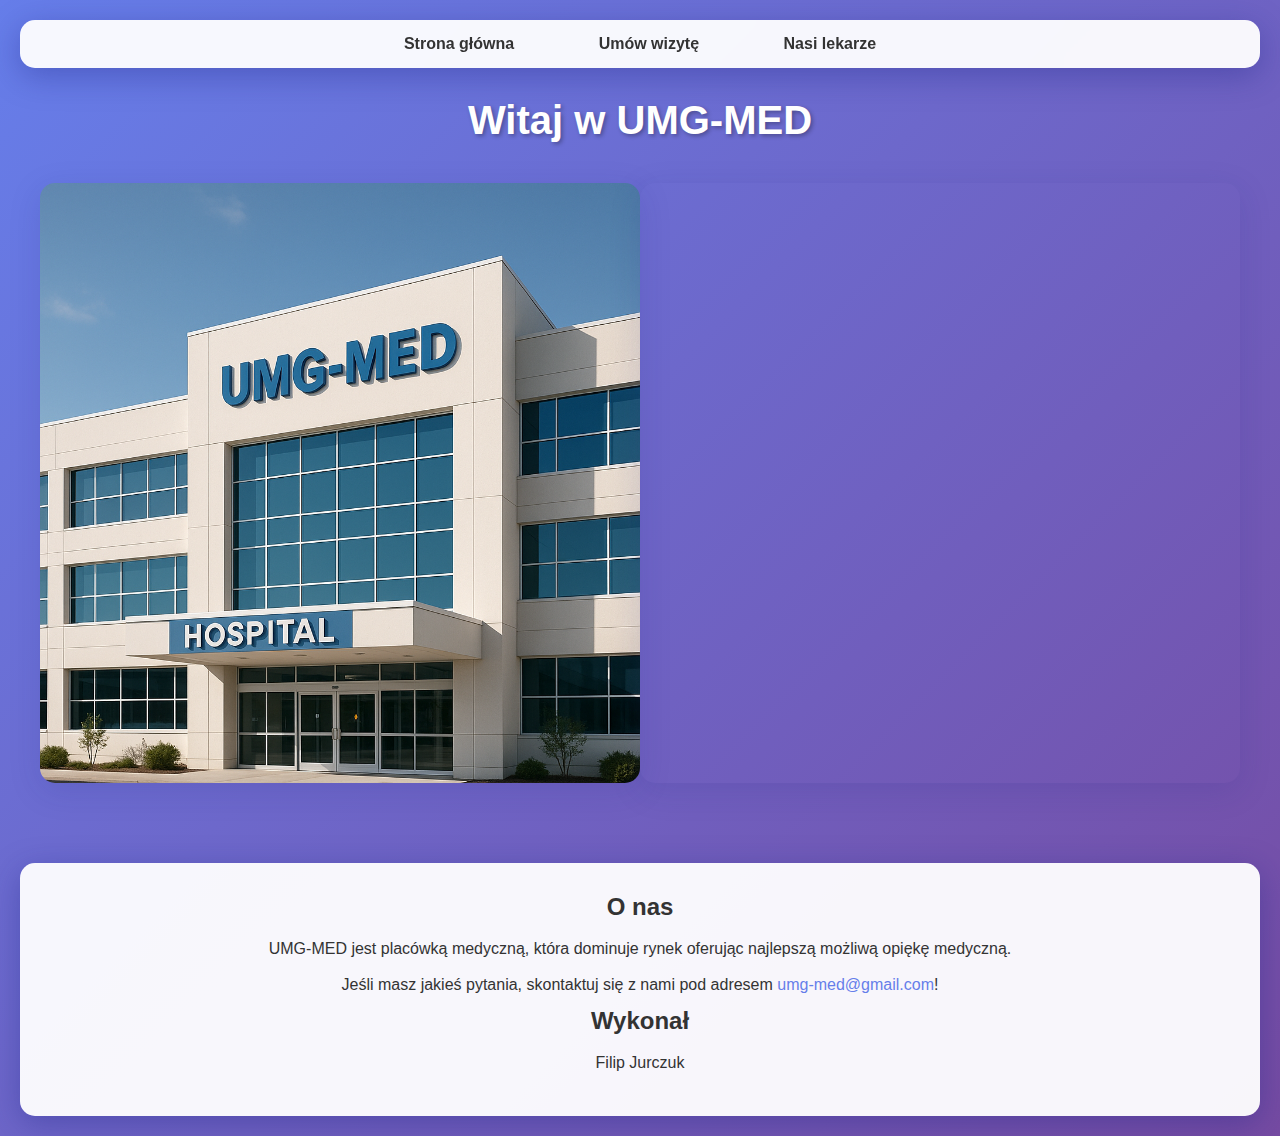
<file: index.html>
<!DOCTYPE html>
<html lang="en">
<head>
    <meta charset="UTF-8">
    <meta name="viewport" content="width=device-width, initial-scale=1.0">
    <title>Welcome to UMG-MED</title>
    <link rel="stylesheet" href="styles/main.css">
</head>
<body>
    <div class="banner">
        <a href="index.html">Strona główna</a>
        <a href="wizyta.html">Umów wizytę</a>
        <a href="lekarze.html">Nasi lekarze</a>
    </div>
    <h1>Witaj w UMG-MED</h1>
    <div class="content">
            <img src="images/UMG-MED.png" alt="Photo of our facility">
            <iframe src="https://www.google.com/maps/embed?pb=!1m18!1m12!1m3!1d818.6184230025873!2d18.511719058384486!3d54.52639722025389!2m3!1f0!2f0!3f0!3m2!1i1024!2i768!4f13.1!3m3!1m2!1s0x46fda6c3ed450cd7%3A0xed5a46d20ef4a60c!2sGdynia%20Maritime%20University!5e0!3m2!1sen!2spl!4v1746560312974!5m2!1sen!2spl" width="600" height="600" style="border:0;" allowfullscreen="" loading="lazy" referrerpolicy="no-referrer-when-downgrade"></iframe>
    </div>

    <footer>
        <h2>O nas</h2>
        <p>UMG-MED jest placówką medyczną, która dominuje rynek oferując najlepszą możliwą opiękę medyczną.</p>

        <p>Jeśli masz jakieś pytania, skontaktuj się z nami pod adresem <a href="mailto:umg-med@gmail.com">umg-med@gmail.com</a>!</p>
        <h2>Wykonał</h2>
        <p>Filip Jurczuk</p>
    </footer>
</body>
</html>
</file>
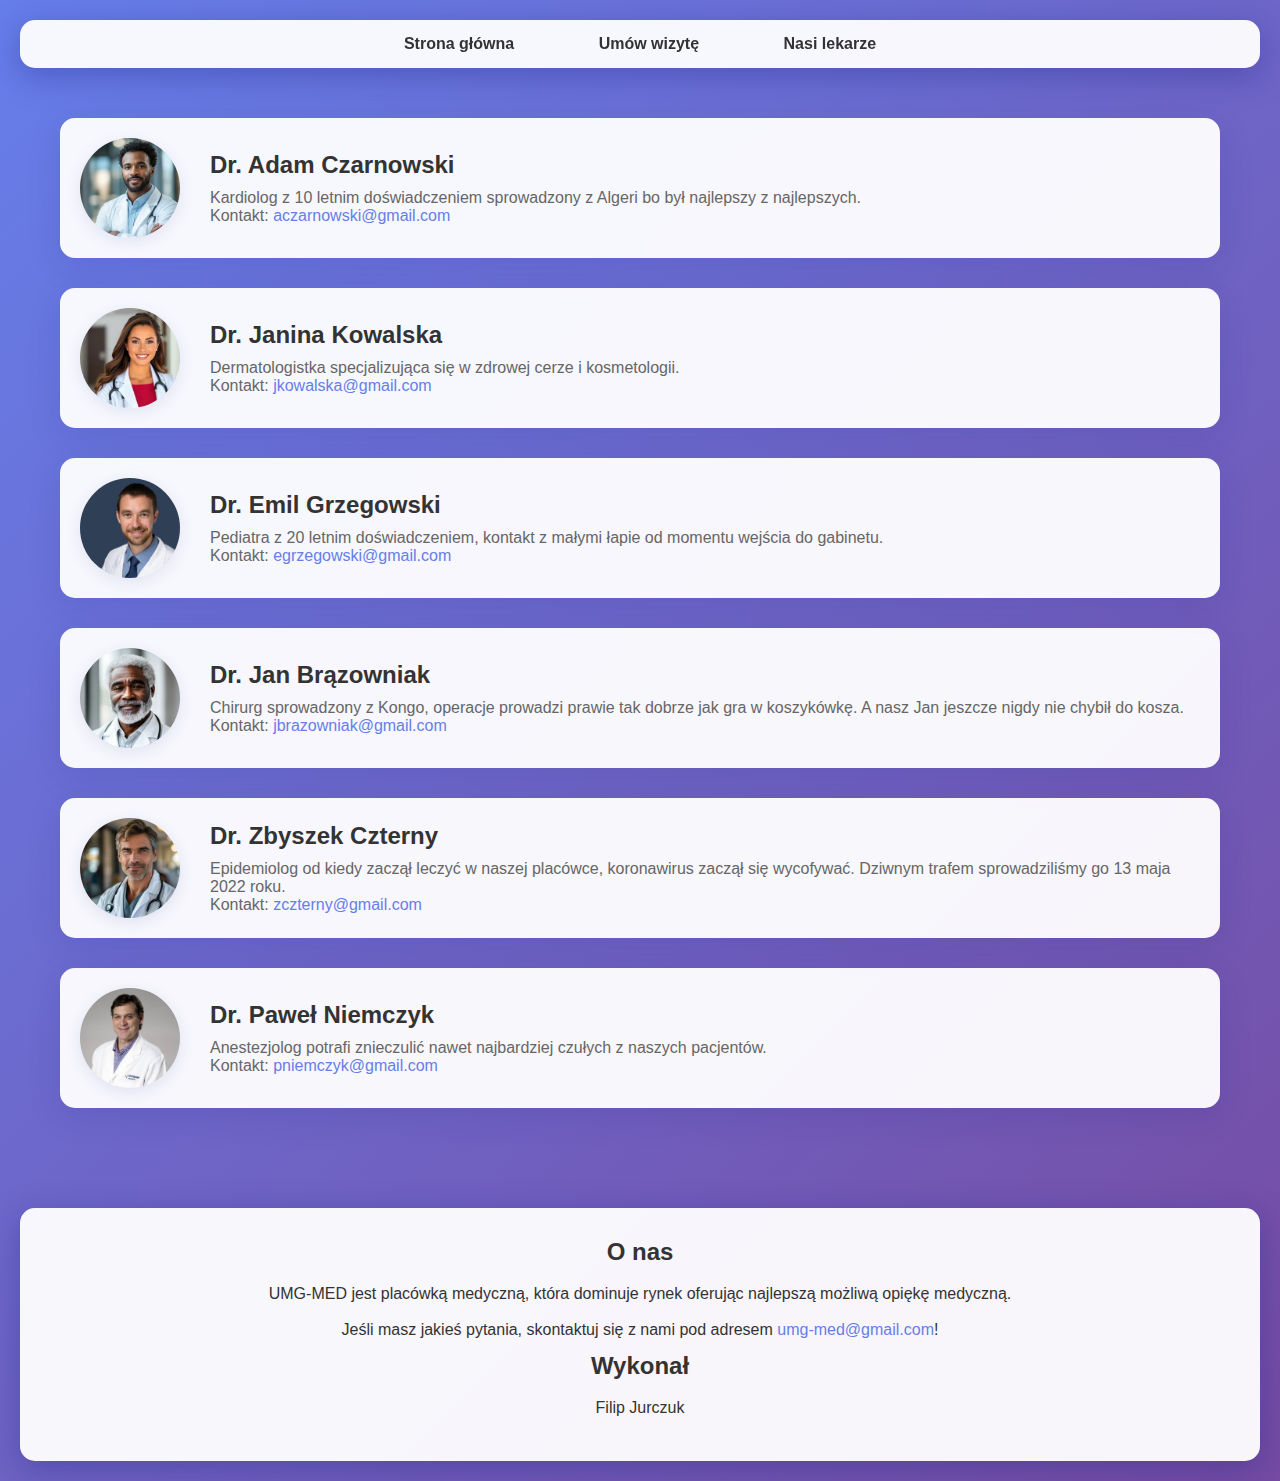
<file: lekarze.html>
<!DOCTYPE html>
<html lang="en">
<head>
    <meta charset="UTF-8">
    <meta name="viewport" content="width=device-width, initial-scale=1.0">
    <title>Doctors</title>
    <link rel="stylesheet" href="styles/lekarze.css">
</head>
<body>
    <div class="banner">
        <a href="index.html">Strona główna</a>
        <a href="wizyta.html">Umów wizytę</a>
        <a href="lekarze.html">Nasi lekarze</a>
    </div>
    <div class="container">
        <div class="profile">
            <img src="images/lek1.webp" alt="Dr.  Adam Czarnowski">
            <div class="profile-info">
                <h3>Dr.  Adam Czarnowski</h3>
                <p>Kardiolog z 10 letnim doświadczeniem sprowadzony z Algeri bo był najlepszy z najlepszych.</p>
                <p>Kontakt: <a href="mailto:umg-med@gmail.com">aczarnowski@gmail.com</a></p>
            </div>
        </div>
        <div class="profile">
            <img src="images/lek2.webp" alt="Dr. Janina Kowalska">
            <div class="profile-info">
                <h3>Dr. Janina Kowalska</h3>
                <p>Dermatologistka specjalizująca się w zdrowej cerze i kosmetologii.</p>
                <p>Kontakt: <a href="mailto:umg-med@gmail.com">jkowalska@gmail.com</a></p>
            </div>
        </div>
        <div class="profile">
            <img src="images/lek3.jpg" alt="Dr. Emil Grzegowski">
            <div class="profile-info">
                <h3>Dr. Emil Grzegowski</h3>
                <p>Pediatra z 20 letnim doświadczeniem, kontakt z małymi łapie od momentu wejścia do gabinetu.</p>
                <p>Kontakt: <a href="mailto:umg-med@gmail.com">egrzegowski@gmail.com</a></p>
            </div>
        </div>
        <div class="profile">
            <img src="images/lek4.webp" alt="Dr. Jan Brązowniak">
            <div class="profile-info">
                <h3>Dr. Jan Brązowniak</h3>
                <p>Chirurg sprowadzony z Kongo, operacje prowadzi prawie tak dobrze jak gra w koszykówkę. A nasz Jan jeszcze nigdy nie chybił do kosza.</p>
                <p>Kontakt: <a href="mailto:umg-med@gmail.com">jbrazowniak@gmail.com</a></p>
            </div>
        </div>
        <div class="profile">
            <img src="images/lek5.webp" alt="Dr. Zbyszek Czterny">
            <div class="profile-info">
                <h3>Dr. Zbyszek Czterny</h3>
                <p>Epidemiolog od kiedy zaczął leczyć w naszej placówce, koronawirus zaczął się wycofywać. Dziwnym trafem sprowadziliśmy go 13 maja 2022 roku.</p>
                <p>Kontakt: <a href="mailto:umg-med@gmail.com">zczterny@gmail.com</a></p>
            </div>
        </div>
        <div class="profile">
            <img src="images/lek6.jpg" alt="Dr. Paweł Niemczyk">
            <div class="profile-info">
                <h3>Dr. Paweł Niemczyk</h3>
                <p>Anestezjolog potrafi znieczulić nawet najbardziej czułych z naszych pacjentów.</p>
                <p>Kontakt: <a href="mailto:umg-med@gmail.com">pniemczyk@gmail.com</a></p>
            </div>
        </div>
    </div>
    <footer>
        <h2>O nas</h2>
        <p>UMG-MED jest placówką medyczną, która dominuje rynek oferując najlepszą możliwą opiękę medyczną.</p>

        <p>Jeśli masz jakieś pytania, skontaktuj się z nami pod adresem <a href="mailto:umg-med@gmail.com">umg-med@gmail.com</a>!</p>
        <h2>Wykonał</h2>
        <p>Filip Jurczuk</p>
    </footer>
</body>
</html>
</file>
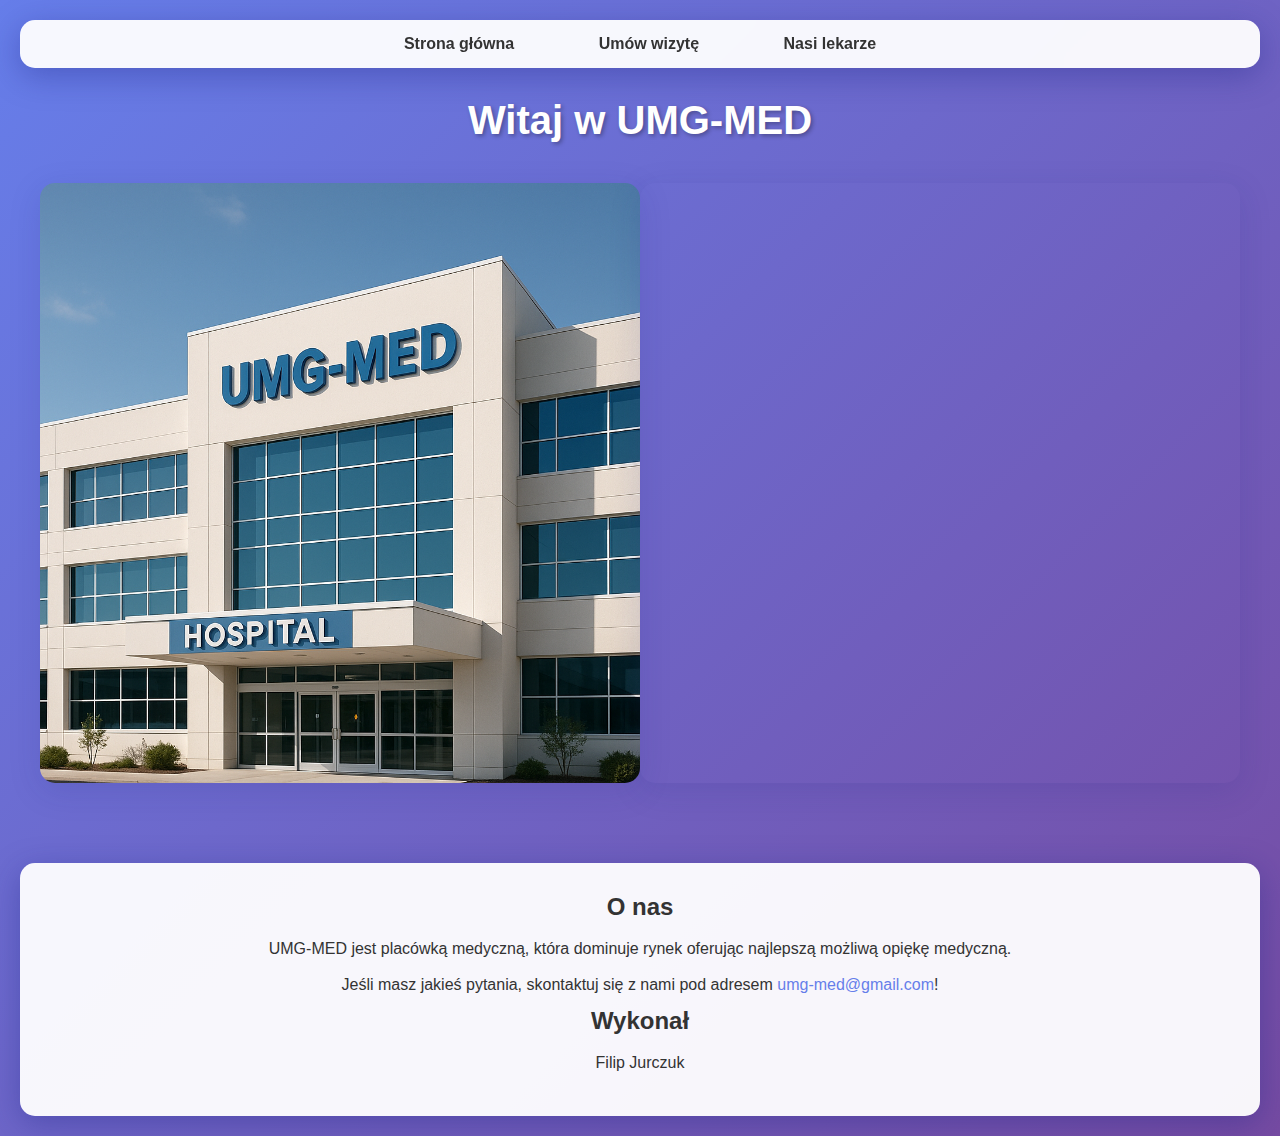
<file: main.html>
<!DOCTYPE html>
<html lang="en">
<head>
    <meta charset="UTF-8">
    <meta name="viewport" content="width=device-width, initial-scale=1.0">
    <title>Welcome to UMG-MED</title>
    <link rel="stylesheet" href="styles/main.css">
</head>
<body>
    <div class="banner">
        <a href="main.html">Strona główna</a>
        <a href="wizyta.html">Umów wizytę</a>
        <a href="lekarze.html">Nasi lekarze</a>
    </div>
    <h1>Witaj w UMG-MED</h1>
    <div class="content">
            <img src="images/UMG-MED.png" alt="Photo of our facility">
            <iframe src="https://www.google.com/maps/embed?pb=!1m18!1m12!1m3!1d818.6184230025873!2d18.511719058384486!3d54.52639722025389!2m3!1f0!2f0!3f0!3m2!1i1024!2i768!4f13.1!3m3!1m2!1s0x46fda6c3ed450cd7%3A0xed5a46d20ef4a60c!2sGdynia%20Maritime%20University!5e0!3m2!1sen!2spl!4v1746560312974!5m2!1sen!2spl" width="600" height="600" style="border:0;" allowfullscreen="" loading="lazy" referrerpolicy="no-referrer-when-downgrade"></iframe>
    </div>

    <footer>
        <h2>O nas</h2>
        <p>UMG-MED jest placówką medyczną, która dominuje rynek oferując najlepszą możliwą opiękę medyczną.</p>

        <p>Jeśli masz jakieś pytania, skontaktuj się z nami pod adresem <a href="mailto:umg-med@gmail.com">umg-med@gmail.com</a>!</p>
        <h2>Wykonał</h2>
        <p>Filip Jurczuk</p>
    </footer>
</body>
</html>
</file>
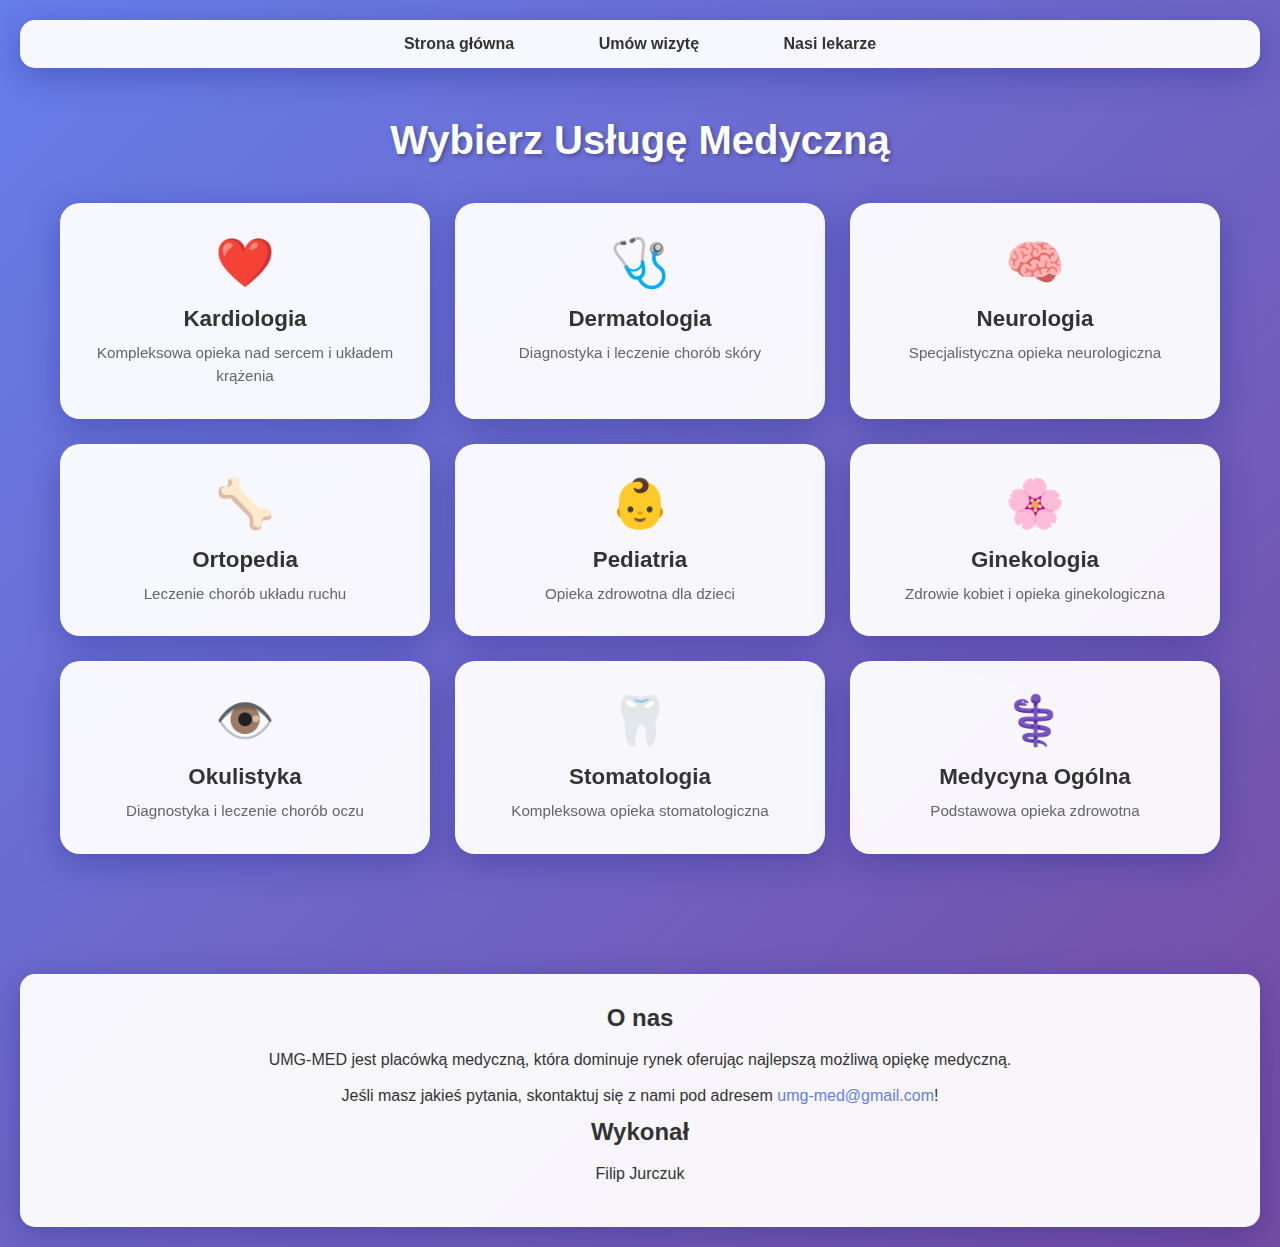
<file: wizyta.html>
<!DOCTYPE html>
<html lang="en">
<head>
    <meta charset="UTF-8">
    <meta name="viewport" content="width=device-width, initial-scale=1.0">
    <title>Doctor Appointment Services</title>
    <link rel="stylesheet" href="styles/wizyta.css">
</head>
<body>
    <div class="banner">
        <a href="index.html">Strona główna</a>
        <a href="wizyta.html">Umów wizytę</a>
        <a href="lekarze.html">Nasi lekarze</a>
    </div>

    <div class="container">
        <h1>Wybierz Usługę Medyczną</h1>
        
        <div class="services-grid">
            <div class="service-card" onclick="openPopup('cardiology')">
                <span class="service-icon">❤️</span>
                <h3>Kardiologia</h3>
                <p>Kompleksowa opieka nad sercem i układem krążenia</p>
            </div>

            <div class="service-card" onclick="openPopup('dermatology')">
                <span class="service-icon">🩺</span>
                <h3>Dermatologia</h3>
                <p>Diagnostyka i leczenie chorób skóry</p>
            </div>

            <div class="service-card" onclick="openPopup('neurology')">
                <span class="service-icon">🧠</span>
                <h3>Neurologia</h3>
                <p>Specjalistyczna opieka neurologiczna</p>
            </div>

            <div class="service-card" onclick="openPopup('orthopedics')">
                <span class="service-icon">🦴</span>
                <h3>Ortopedia</h3>
                <p>Leczenie chorób układu ruchu</p>
            </div>

            <div class="service-card" onclick="openPopup('pediatrics')">
                <span class="service-icon">👶</span>
                <h3>Pediatria</h3>
                <p>Opieka zdrowotna dla dzieci</p>
            </div>

            <div class="service-card" onclick="openPopup('gynecology')">
                <span class="service-icon">🌸</span>
                <h3>Ginekologia</h3>
                <p>Zdrowie kobiet i opieka ginekologiczna</p>
            </div>

            <div class="service-card" onclick="openPopup('ophthalmology')">
                <span class="service-icon">👁️</span>
                <h3>Okulistyka</h3>
                <p>Diagnostyka i leczenie chorób oczu</p>
            </div>

            <div class="service-card" onclick="openPopup('dentistry')">
                <span class="service-icon">🦷</span>
                <h3>Stomatologia</h3>
                <p>Kompleksowa opieka stomatologiczna</p>
            </div>

            <div class="service-card" onclick="openPopup('general')">
                <span class="service-icon">⚕️</span>
                <h3>Medycyna Ogólna</h3>
                <p>Podstawowa opieka zdrowotna</p>
            </div>
        </div>
    </div>

<div class="popup-overlay" id="popup-overlay" style="display:none;">
    <div class="popup-content" id="popup-content"></div>
</div>

<footer>
    <h2>O nas</h2>
    <p>UMG-MED jest placówką medyczną, która dominuje rynek oferując najlepszą możliwą opiękę medyczną.</p>

    <p>Jeśli masz jakieś pytania, skontaktuj się z nami pod adresem <a href="mailto:umg-med@gmail.com">umg-med@gmail.com</a>!</p>
    <h2>Wykonał</h2>
    <p>Filip Jurczuk</p>
</footer>

<script src="js/wizyty.js"></script>
</body>
</file>
<file: styles/main.css>
* {
    margin: 0;
    padding: 0;
    box-sizing: border-box;
}

body {
    font-family: 'Arial', sans-serif;
    background: linear-gradient(135deg, #667eea 0%, #764ba2 100%);
    min-height: 100vh;
    padding: 20px;
}

.banner {
    background: rgba(255, 255, 255, 0.95);
    padding: 15px 0;
    margin-bottom: 30px;
    border-radius: 15px;
    box-shadow: 0 8px 32px rgba(31, 38, 135, 0.37);
    backdrop-filter: blur(8px);
    text-align: center;
    position: static;
    width: 100%;
}

.banner a {
    margin: 0 20px;
    text-decoration: none;
    color: #333;
    font-weight: 600;
    padding: 10px 20px;
    border-radius: 25px;
    transition: all 0.3s ease;
}

.banner a:hover {
    background: linear-gradient(135deg, #667eea, #764ba2);
    color: white;
    transform: translateY(-2px);
}

.container {
    max-width: 1200px;
    margin: 0 auto;
    padding: 20px;
}
.content {
    display: flex;
    flex-direction: row;
    align-items: center;
    justify-content: center;
}

h1 {
    text-align: center;
    color: white;
    margin-bottom: 40px;
    font-size: 2.5rem;
    text-shadow: 2px 2px 4px rgba(0,0,0,0.3);
}

h2 {
    color: #333;
    margin-bottom: 20px;
}

img {
    width: 100%;
    max-width: 600px;
    border-radius: 15px;
    box-shadow: 0 8px 32px rgba(31, 38, 135, 0.15);
    margin-bottom: 30px;
}

iframe {
    border-radius: 15px;
    box-shadow: 0 8px 32px rgba(31, 38, 135, 0.15);
    margin-bottom: 30px;
}

footer {
    background: rgba(255, 255, 255, 0.95);
    color: #333;
    text-align: center;
    padding: 30px;
    border-radius: 15px;
    margin-top: 50px;
    box-shadow: 0 8px 32px rgba(31, 38, 135, 0.37);
}

footer h2 {
    margin-bottom: 15px;
    color: #333;
}

footer p {
    margin-bottom: 10px;
    line-height: 1.6;
}

footer a {
    color: #667eea;
    text-decoration: none;
}

footer a:hover {
    text-decoration: underline;
}

a {
    color: #667eea;
    text-decoration: none;
}

a:hover {
    text-decoration: underline;
}

@media (max-width: 768px) {
    .container {
        padding: 10px;
    }
    h1 {
        font-size: 2rem;
    }
    img, iframe {
        max-width: 100%;
    }
}
</file>
<file: styles/lekarze.css>
* {
    margin: 0;
    padding: 0;
    box-sizing: border-box;
}

body {
    font-family: 'Arial', sans-serif;
    background: linear-gradient(135deg, #667eea 0%, #764ba2 100%);
    min-height: 100vh;
    padding: 20px;
}

.banner {
    background: rgba(255, 255, 255, 0.95);
    padding: 15px 0;
    margin-bottom: 30px;
    border-radius: 15px;
    box-shadow: 0 8px 32px rgba(31, 38, 135, 0.37);
    backdrop-filter: blur(8px);
    text-align: center;
    position: static;
    width: 100%;
}

.banner a {
    margin: 0 20px;
    text-decoration: none;
    color: #333;
    font-weight: 600;
    padding: 10px 20px;
    border-radius: 25px;
    transition: all 0.3s ease;
}

.banner a:hover {
    background: linear-gradient(135deg, #667eea, #764ba2);
    color: white;
    transform: translateY(-2px);
}

.container {
    max-width: 1200px;
    margin: 0 auto;
    padding: 20px;
}

h1 {
    text-align: center;
    color: white;
    margin-bottom: 40px;
    font-size: 2.5rem;
    text-shadow: 2px 2px 4px rgba(0,0,0,0.3);
}

.profile {
    display: flex;
    align-items: center;
    margin-bottom: 30px;
    padding: 20px;
    background: rgba(255,255,255,0.95);
    border-radius: 15px;
    box-shadow: 0 8px 32px rgba(31, 38, 135, 0.15);
    transition: box-shadow 0.3s, transform 0.3s;
}

.profile:hover {
    box-shadow: 0 15px 40px rgba(31, 38, 135, 0.25);
    transform: translateY(-5px) scale(1.01);
}

.profile img {
    width: 100px;
    height: 100px;
    border-radius: 50%;
    margin-right: 30px;
    box-shadow: 0 4px 16px rgba(31, 38, 135, 0.10);
    object-fit: cover;
    background: #f0f0f0;
}

.profile-info {
    flex: 1;
}

.profile-info h3 {
    margin: 0 0 10px 0;
    font-size: 1.5rem;
    color: #333;
}

.profile-info p {
    margin: 0;
    color: #666;
    font-size: 1rem;
}

footer {
    background: rgba(255, 255, 255, 0.95);
    color: #333;
    text-align: center;
    padding: 30px;
    border-radius: 15px;
    margin-top: 50px;
    box-shadow: 0 8px 32px rgba(31, 38, 135, 0.37);
}

footer h2 {
    margin-bottom: 15px;
    color: #333;
}

footer p {
    margin-bottom: 10px;
    line-height: 1.6;
}

footer a {
    color: #667eea;
    text-decoration: none;
}

footer a:hover {
    text-decoration: underline;
}

a {
    color: #667eea;
    text-decoration: none;
}

a:hover {
    text-decoration: underline;
}

@media (max-width: 768px) {
    .container {
        padding: 10px;
    }
    .profile {
        flex-direction: column;
        align-items: flex-start;
        padding: 15px;
    }
    .profile img {
        margin-bottom: 15px;
        margin-right: 0;
    }
    h1 {
        font-size: 2rem;
    }
}
</file>
<file: styles/wizyta.css>
* {
            margin: 0;
            padding: 0;
            box-sizing: border-box;
        }

        body {
            font-family: 'Arial', sans-serif;
            background: linear-gradient(135deg, #667eea 0%, #764ba2 100%);
            min-height: 100vh;
            padding: 20px;
        }

        .banner {
            background: rgba(255, 255, 255, 0.95);
            padding: 15px 0;
            margin-bottom: 30px;
            border-radius: 15px;
            box-shadow: 0 8px 32px rgba(31, 38, 135, 0.37);
            backdrop-filter: blur(8px);
            text-align: center;
        }

        .banner a {
            margin: 0 20px;
            text-decoration: none;
            color: #333;
            font-weight: 600;
            padding: 10px 20px;
            border-radius: 25px;
            transition: all 0.3s ease;
        }

        .banner a:hover {
            background: linear-gradient(135deg, #667eea, #764ba2);
            color: white;
            transform: translateY(-2px);
        }

        .container {
            max-width: 1200px;
            margin: 0 auto;
            padding: 20px;
        }

        h1 {
            text-align: center;
            color: white;
            margin-bottom: 40px;
            font-size: 2.5rem;
            text-shadow: 2px 2px 4px rgba(0,0,0,0.3);
        }

        .services-grid {
            display: grid;
            grid-template-columns: repeat(auto-fit, minmax(300px, 1fr));
            gap: 25px;
            margin-bottom: 50px;
        }

        .service-card {
            background: rgba(255, 255, 255, 0.95);
            border-radius: 20px;
            padding: 30px;
            text-align: center;
            cursor: pointer;
            transition: all 0.3s ease;
            box-shadow: 0 8px 32px rgba(31, 38, 135, 0.37);
            backdrop-filter: blur(8px);
            border: 1px solid rgba(255, 255, 255, 0.18);
        }

        .service-card:hover {
            transform: translateY(-10px) scale(1.02);
            box-shadow: 0 15px 40px rgba(31, 38, 135, 0.5);
            background: rgba(255, 255, 255, 1);
        }

        .service-icon {
            font-size: 3rem;
            margin-bottom: 15px;
            display: block;
        }

        .service-card h3 {
            color: #333;
            margin-bottom: 10px;
            font-size: 1.4rem;
        }

        .service-card p {
            color: #666;
            font-size: 0.95rem;
            line-height: 1.5;
        }

        /* Popup Styles */
        .popup-overlay {
            display: none;
            position: fixed;
            top: 0;
            left: 0;
            width: 100%;
            height: 100%;
            background: rgba(0, 0, 0, 0.7);
            z-index: 1000;
            backdrop-filter: blur(5px);
        }

        .popup-content {
            position: absolute;
            top: 50%;
            left: 50%;
            transform: translate(-50%, -50%);
            background: white;
            padding: 40px;
            border-radius: 20px;
            width: 90%;
            max-width: 500px;
            max-height: 90vh;
            overflow-y: auto;
            box-shadow: 0 20px 60px rgba(0, 0, 0, 0.3);
        }

        .popup-header {
            display: flex;
            justify-content: space-between;
            align-items: center;
            margin-bottom: 30px;
            padding-bottom: 15px;
            border-bottom: 2px solid #f0f0f0;
        }

        .popup-header h2 {
            color: #333;
            font-size: 1.8rem;
        }

        .close-btn {
            background: none;
            border: none;
            font-size: 2rem;
            cursor: pointer;
            color: #999;
            padding: 0;
            width: 40px;
            height: 40px;
            border-radius: 50%;
            display: flex;
            align-items: center;
            justify-content: center;
            transition: all 0.3s ease;
        }

        .close-btn:hover {
            background: #f0f0f0;
            color: #333;
        }

        .form-group {
            margin-bottom: 20px;
        }

        .form-group label {
            display: block;
            margin-bottom: 8px;
            color: #333;
            font-weight: 600;
        }

        .form-group input,
        .form-group select,
        .form-group textarea {
            width: 100%;
            padding: 12px 15px;
            border: 2px solid #e1e1e1;
            border-radius: 10px;
            font-size: 1rem;
            transition: border-color 0.3s ease;
        }

        .form-group input:focus,
        .form-group select:focus,
        .form-group textarea:focus {
            outline: none;
            border-color: #667eea;
        }

        .form-group textarea {
            resize: vertical;
            min-height: 100px;
        }

        .submit-btn {
            width: 100%;
            background: linear-gradient(135deg, #667eea, #764ba2);
            color: white;
            border: none;
            padding: 15px;
            border-radius: 10px;
            font-size: 1.1rem;
            font-weight: 600;
            cursor: pointer;
            transition: all 0.3s ease;
        }

        .submit-btn:hover {
            transform: translateY(-2px);
            box-shadow: 0 8px 20px rgba(102, 126, 234, 0.4);
        }

        footer {
            background: rgba(255, 255, 255, 0.95);
            color: #333;
            text-align: center;
            padding: 30px;
            border-radius: 15px;
            margin-top: 50px;
            box-shadow: 0 8px 32px rgba(31, 38, 135, 0.37);
        }

        footer h2 {
            margin-bottom: 15px;
            color: #333;
        }

        footer p {
            margin-bottom: 10px;
            line-height: 1.6;
        }

        footer a {
            color: #667eea;
            text-decoration: none;
        }

        footer a:hover {
            text-decoration: underline;
        }

        @media (max-width: 768px) {
            .services-grid {
                grid-template-columns: 1fr;
            }

            .popup-content {
                padding: 20px;
                width: 95%;
            }

            h1 {
                font-size: 2rem;
            }
        }
</file>
